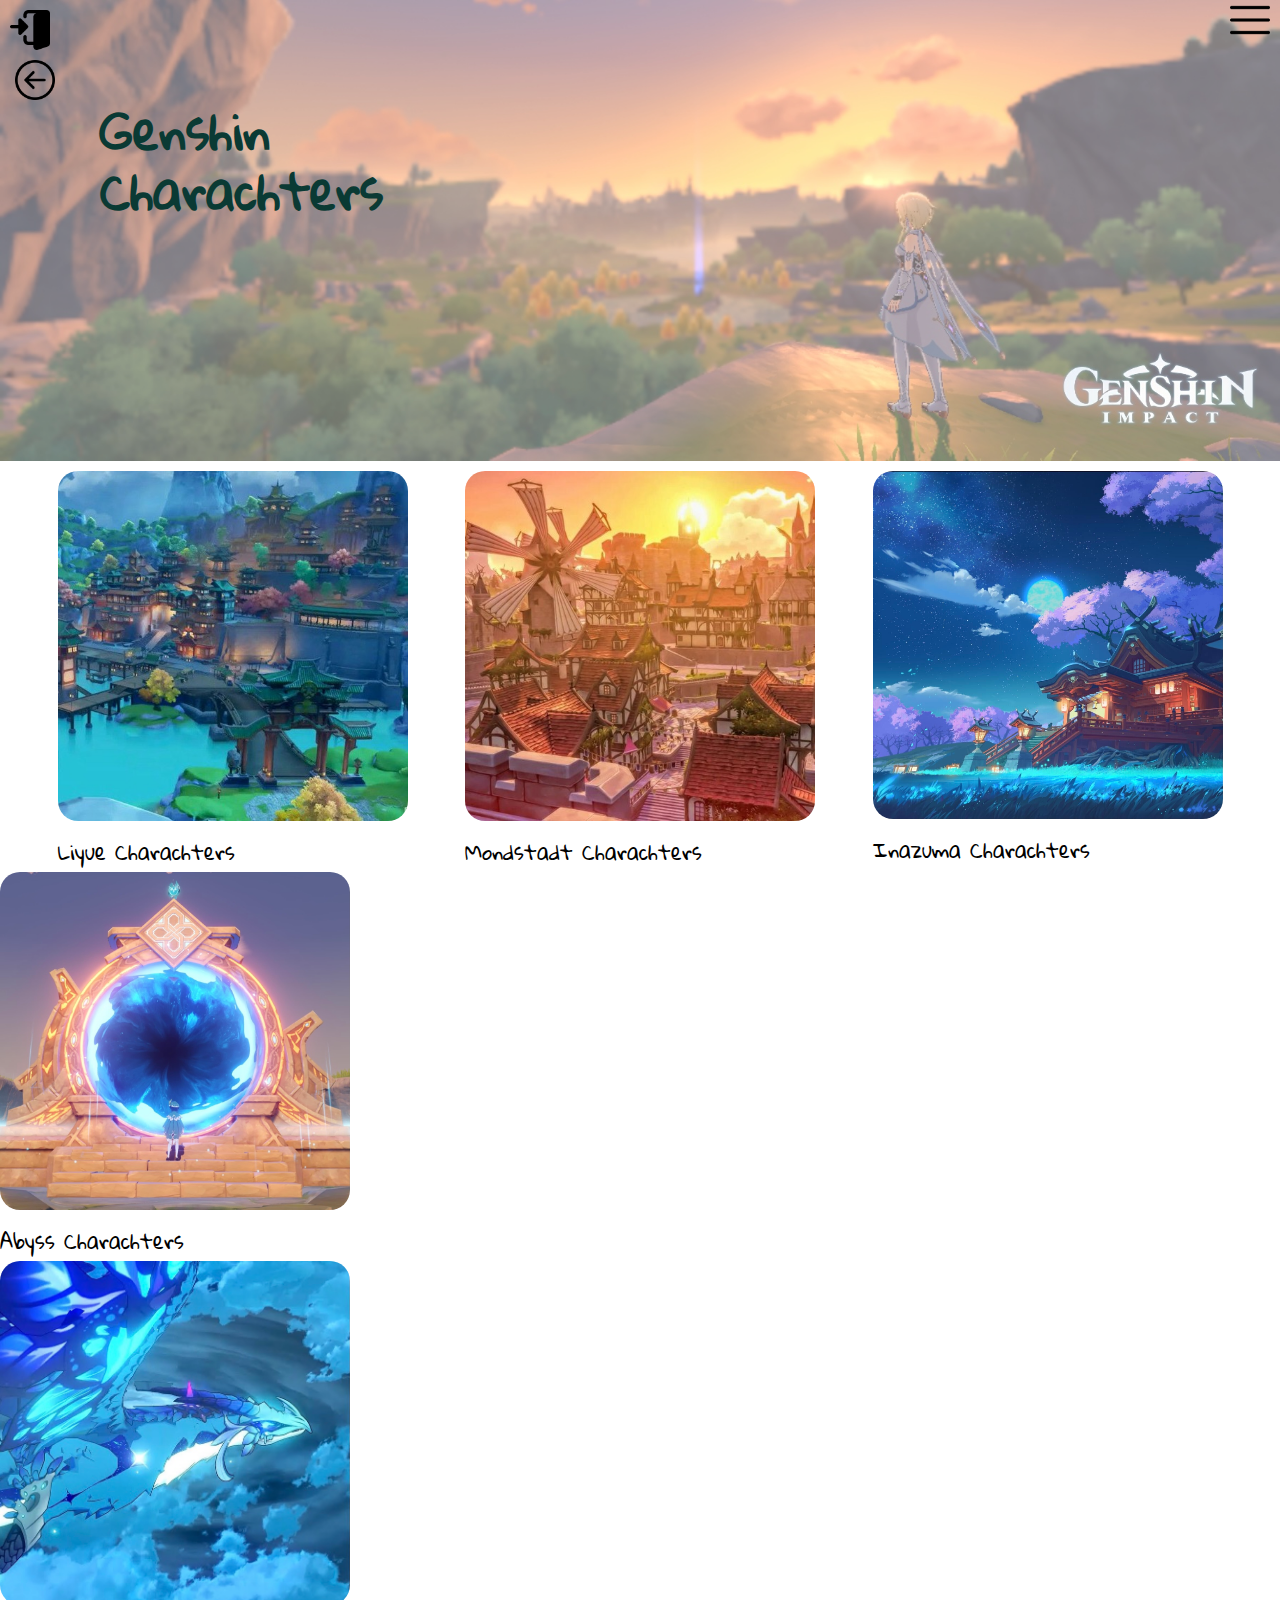
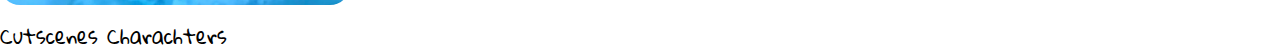
<file: index.html>
<!DOCTYPE html>
<html>
<head>
	<meta charset="utf-8">
	<title>Genshin Chara Guide</title>
</head>
	<link rel="stylesheet" type="text/css" href="style.css">
	<link rel="preconnect" href="https://fonts.googleapis.com">
	<link rel="preconnect" href="https://fonts.gstatic.com" crossorigin>
	<link href="https://fonts.googleapis.com/css2?family=Gloria+Hallelujah&display=swap" rel="stylesheet">

<body>
	<div id="topBanner">
			<!-- Home pg banner -->
		<img src="Banner (home pg).jpg" id="Banner">
		


			<!-- Sign in ect -->
			<img src="enter.png" id="login">
			<img src="back.png" id="back">
			<img src="menu.png" id="menu">
		</div> 
	
		<h1>Genshin <br> Charachters</h1>


	<!--Home Page Things -->
			<div id="buttons">
			
				<div>
					<img class="button" src="liyue button.jpeg">
					<p id="Liyue"> Liyue Charachters </p>
				</div>
				<div>
					<img class="button" src="Mondstadt button.jpeg">
					<p id="Mondstadt"> Mondstadt Charachters </p>
				</div>
				<div>
					<img class="button" src="inazuma button.jpeg" id="inazuma">
					<p id="Inazuma"> Inazuma Charachters </p>
				</div>
			
			</div id="buttons">	

			<div id="2ndrow">
				<div>
					<img class="button" src="Spiral abyss.jpeg">
					<p id="Abyss"> Abyss Charachters </p>
				</div>
				<div>
					<img class="button" src="Dvalin.jpeg">
					<p id="Dvalin"> Cutscenes Charachters </p>
				</div>
			</div>	
			
			</div id="ndrow">






</body>
</html>
</file>
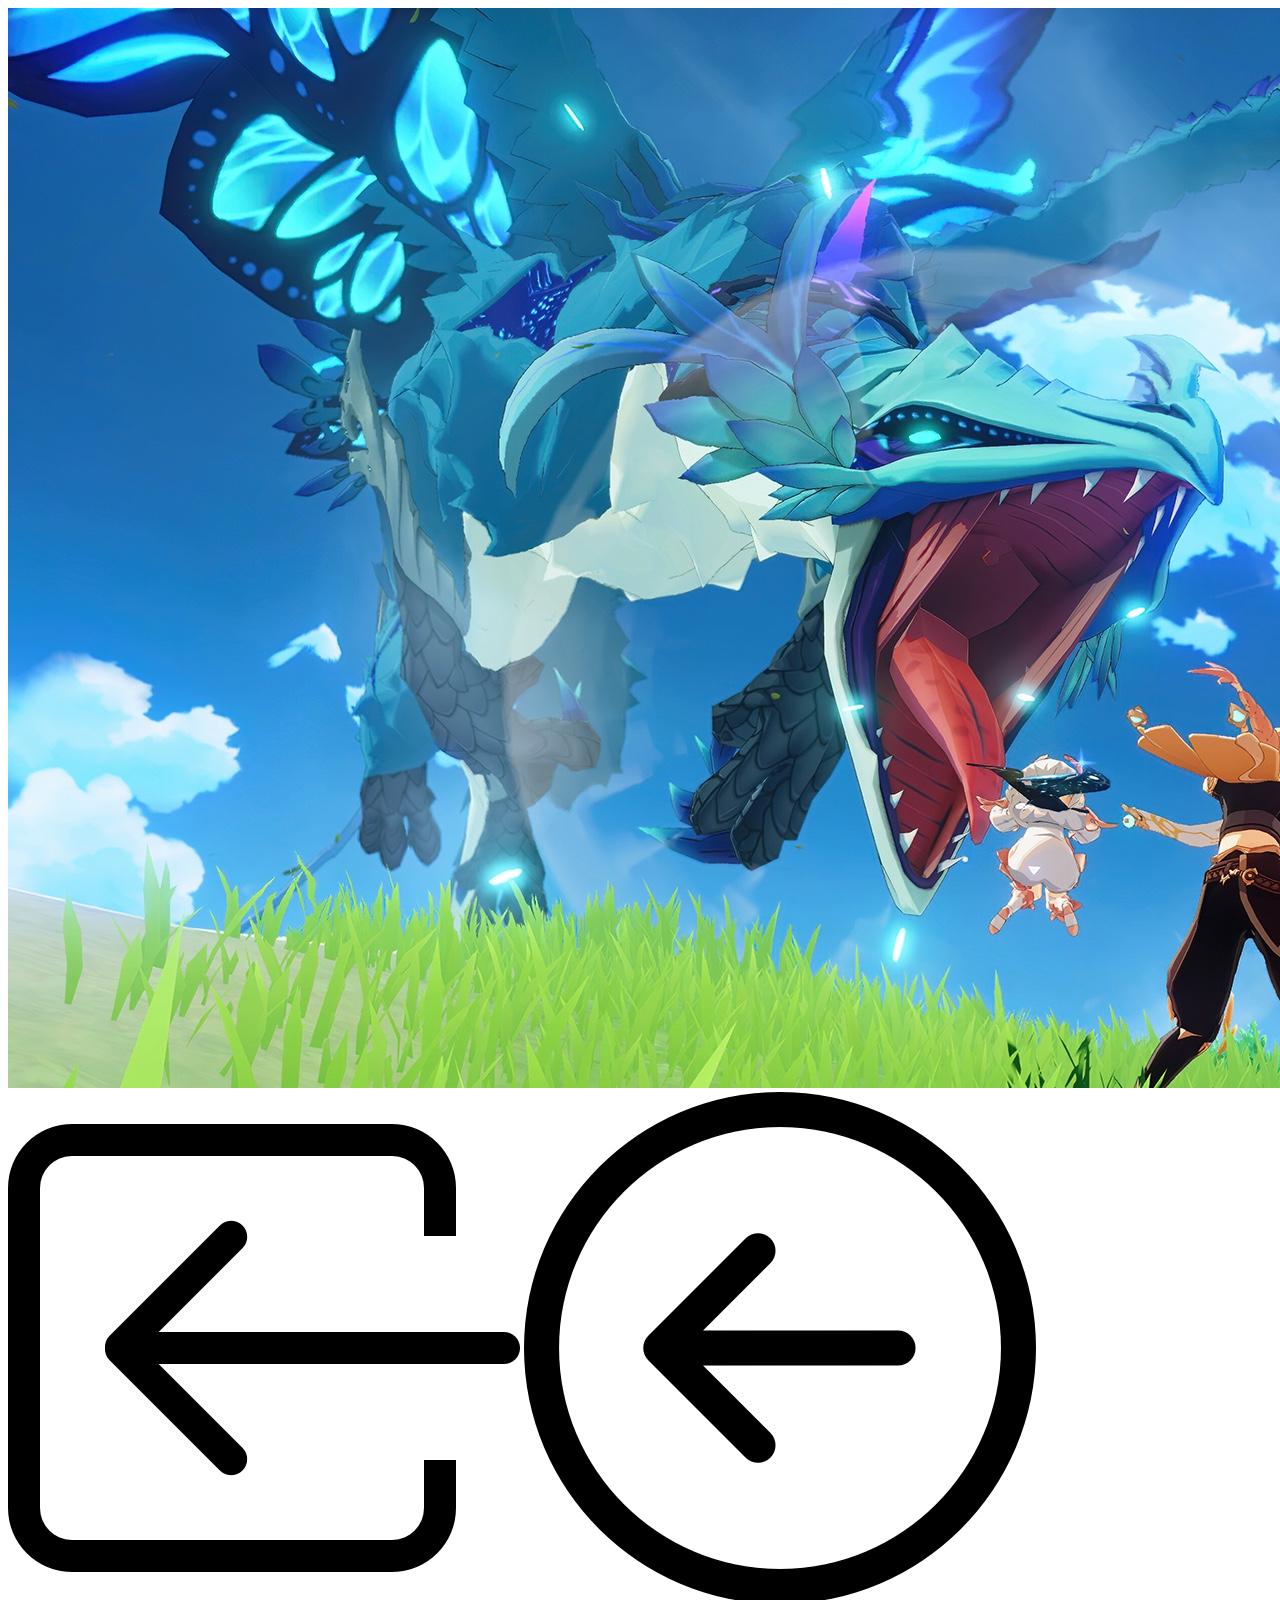
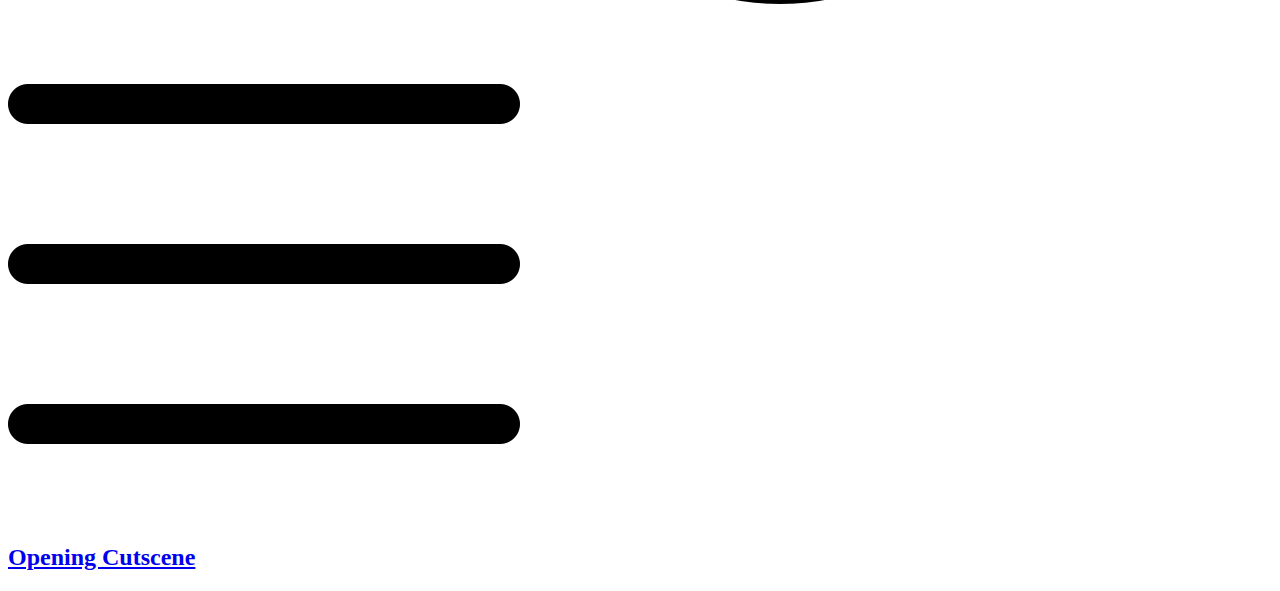
<file: Lore.html>
<!DOCTYPE html>
<html>
<head>
	<meta charset="utf-8">
	<title>Genshin Cutscenes</title>
</head>
<body>
	<img src="Lore banner.jpeg">
		
		<div>
			<!-- Sign in ect -->
			<img src="Log in.png">
			<img src="back.png">
			<img src="menu.png">
		</div>
	</div>

	
	<a href="https://www.youtube.com/watch?v=K78ffkpyd2c" target="_blank"> <h2>Opening Cutscene</h2> </a>


</body>
</html>
</file>
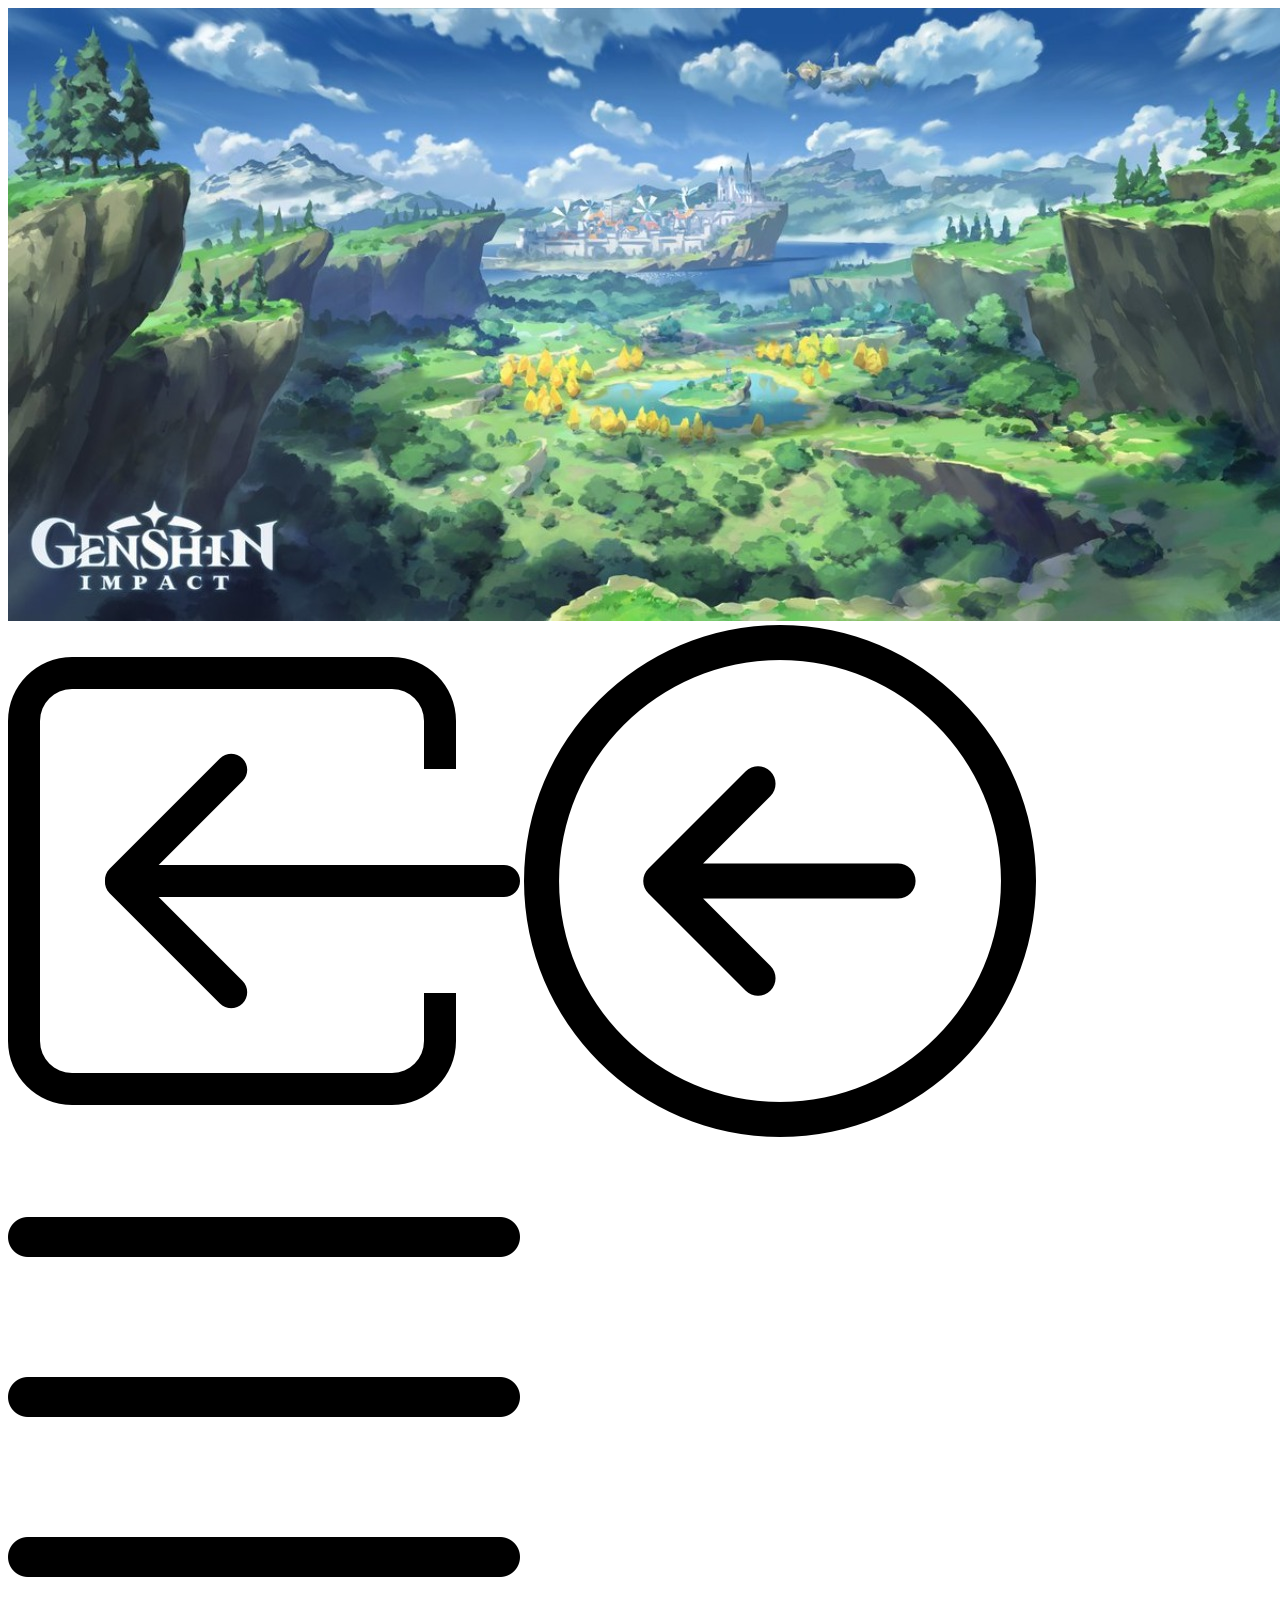
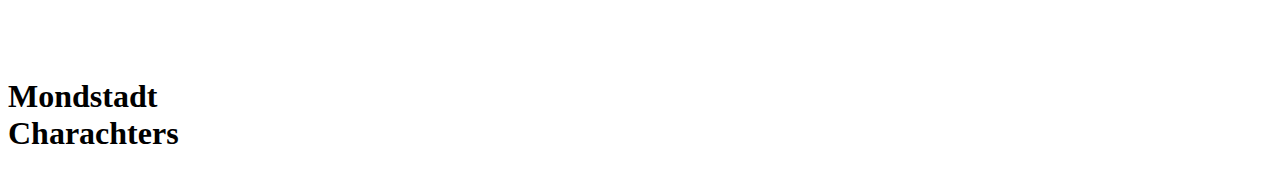
<file: Mondstadt Charachters.html>
<!DOCTYPE html>
<html>
<head>
	<meta charset="utf-8">
	<title></title>
</head>
<body>
	<!-- Mondstadt Page -->
			<div>	
				<img src="Mondstadt banner.jpeg">
				<div>
				<!-- Sign in ect -->
					<img src="Log in.png">
					<img src="back.png">
					<img src="menu.png">
				</div>
			</div>
		<h1> Mondstadt <br> Charachters</h1>
</body>
</html>
</file>
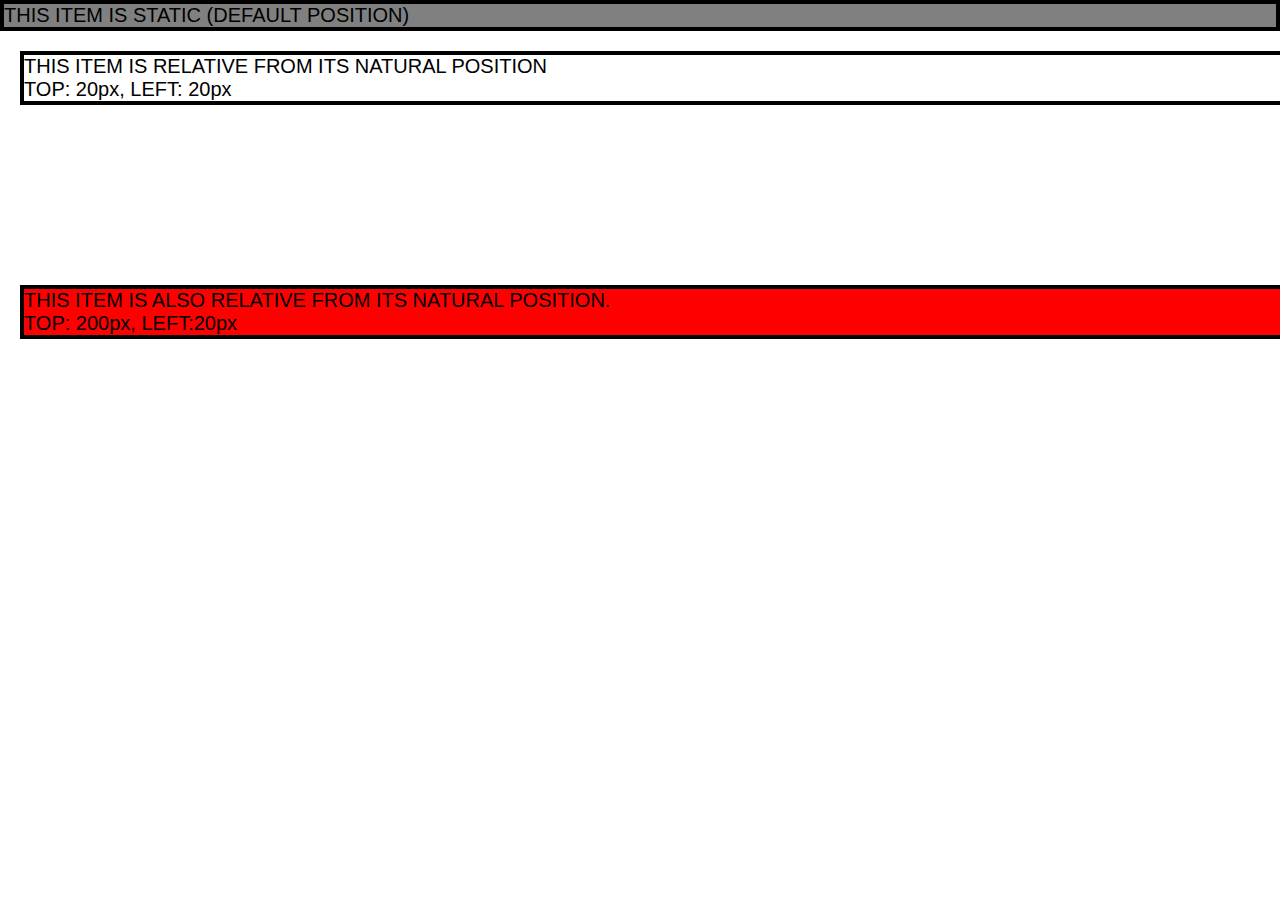
<file: position.html>
<!DOCTYPE html>
<html>
<head>
	<meta charset="utf-8">
	<title>Position exercise</title>
	<link rel="stylesheet" type="text/css" href="style1.css">
</head>
<body>
	<div class="item" id="static">
		<p>THIS ITEM IS STATIC (DEFAULT POSITION)</p>
	</div>
	<div class="item" id="relative">
		<p>THIS ITEM IS RELATIVE FROM ITS NATURAL POSITION <br>
		TOP: 20px, LEFT: 20px</p>
	</div>
	<div class="item" id="relative-2">
		<p>THIS ITEM IS ALSO RELATIVE FROM ITS NATURAL POSITION. <br>
			<p>TOP: 200px, LEFT:20px</p>
		

	</div>
</body>
</html>
</file>
<file: style.css>
* {
	margin:  0;
	padding: 0;
}

#topBanner {
}

#Banner {
	position: relative;
	width: 100%;
	opacity: 0.65;
}
#login {
	position: absolute;
	width: 40px;
	top: 10px;
	left: 10px;
}
#back {
	position: absolute;
	width: 40px;
	top: 60px;
	left: 15px;
}
#menu {
	position: absolute;
	width: 40px; ]
	top: 100px;
	right: 10px;
}



h1 {
	position: absolute;
	font-family: 'Gloria Hallelujah', cursive;
	font-size: 300%;
	top: 100px;
	left: 100px;
	color: #0A3A34;
	line-height: 60px;
}

h2 {
	position: absolute;
}

body {
	font-family: 'Gloria Hallelujah', cursive;
}

p {
	font-size: 125%;
	color: black;
}

.button {
	width: 350px;
	height: px;
	border-radius: 20px;
	
}

#buttons {
	display: flex;
	flex-direction: row;
	justify-content: space-evenly;
}

#ndrow {
	display: flex;
	flex-direction: row-reverse;
	justify-content: space-evenly;
}
</file>
<file: style1.css>
*{
	margin: 0;
	padding: 0;
	font-family: 'Roboto Condensed', sans-serif;
	font-size: 20px;
}

#static{
	border: 4px solid black;
	background-color: grey;
}

#relative{
	position: relative;
	top: 20px;
	left: 20px;
	border: 4px solid black;
	backgound-color: pink;
}

#relative-2 {
	position: relative;
	top: 200px;
	left: 20px;
	border: 4px solid black;
	background-color: red;

}
</file>
